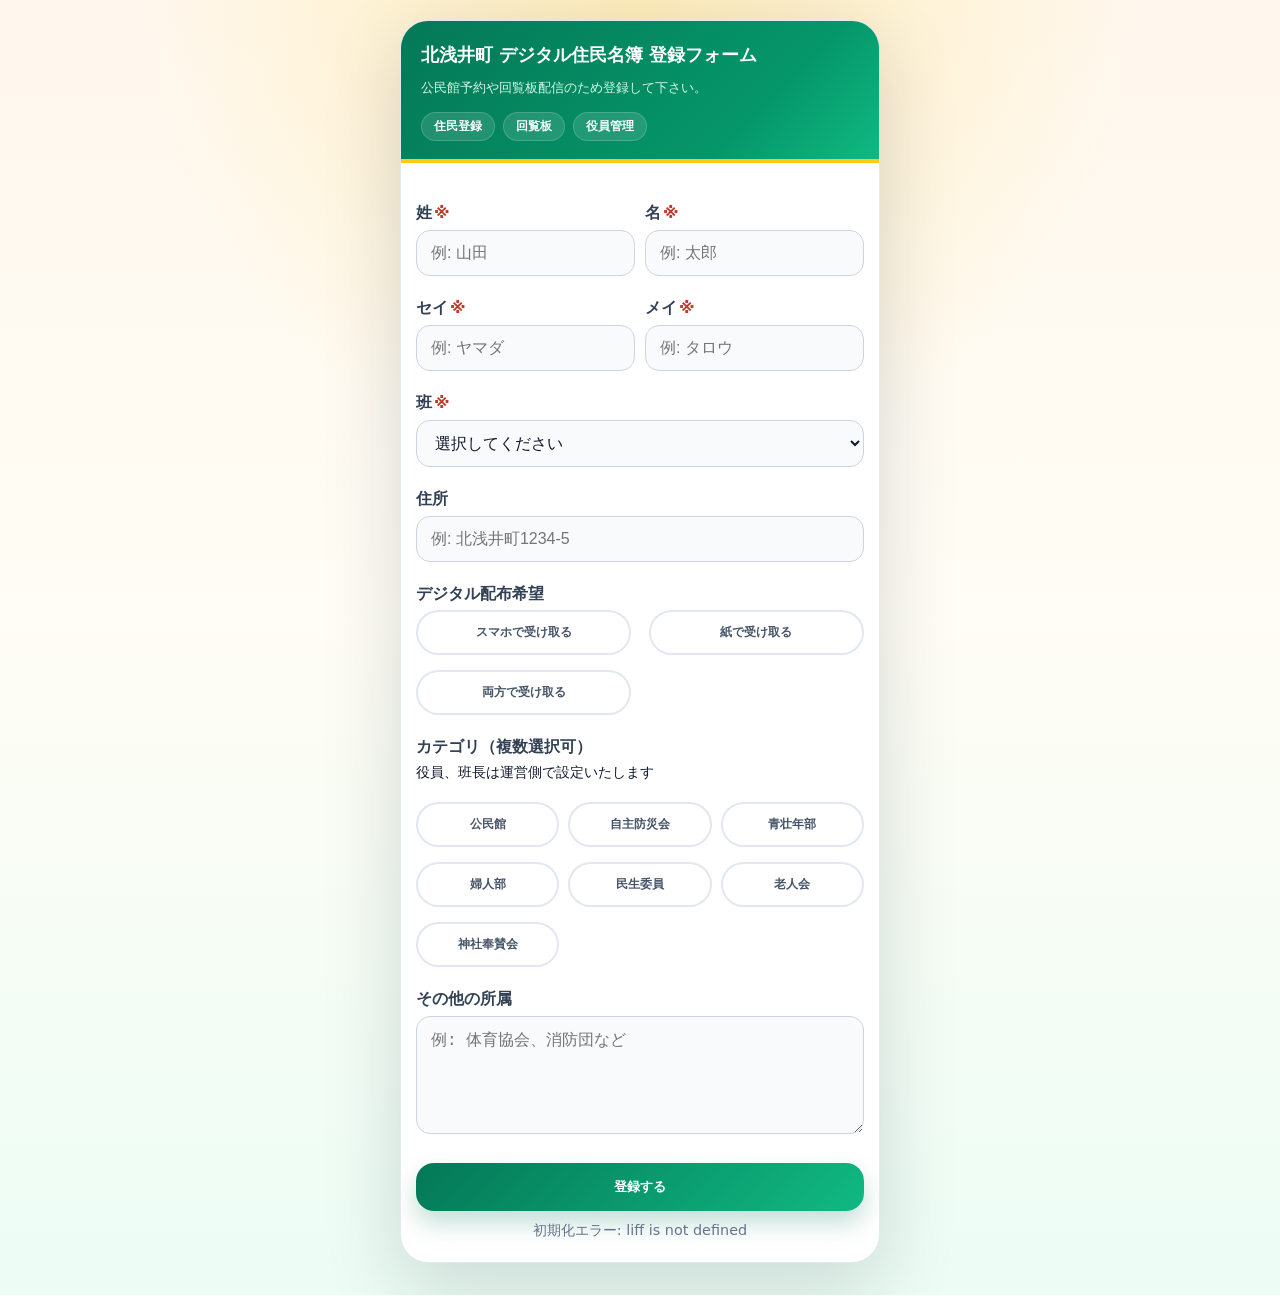
<file: index.html>
<!DOCTYPE html>
<html lang="ja">
<head>
  <meta charset="UTF-8">
  <meta name="viewport" content="width=device-width, initial-scale=1.0">
  <title>[北浅井] 名簿登録フォーム</title>
  <style>
    * { box-sizing: border-box; }
    body {
      font-family: system-ui, -apple-system, BlinkMacSystemFont, 'Segoe UI', sans-serif;
      padding: 0;
      margin: 0;
      min-height: 100vh;
      background:
        radial-gradient(circle at top, rgba(250, 204, 21, 0.24), transparent 34%),
        linear-gradient(180deg, #fff7ed 0%, #fffdf5 48%, #ecfdf5 100%);
      color: #0f172a;
    }
    .container {
      max-width: 480px;
      margin: 20px auto 32px;
      background: #fff;
      padding: 0;
      border-radius: 28px;
      overflow: hidden;
      border: 1px solid rgba(226, 232, 240, 0.95);
      box-shadow: 0 24px 80px rgba(15, 23, 42, 0.16);
    }
    .brand-header {
      display: flex;
      align-items: center;
      justify-content: center;
      gap: 12px;
      padding: 18px 20px 8px;
      background: linear-gradient(135deg, #047857 0%, #059669 72%, #10b981 100%);
      border-bottom: 4px solid #facc15;
      color: #fff;
    }
    .brand-header__logo {
      width: 52px;
      height: 52px;
      object-fit: cover;
      border-radius: 14px;
      border: 2px solid rgba(255,255,255,0.5);
      background: #fff;
    }
    .brand-header__title {
      font-size: 1.1rem;
      font-weight: 900;
      letter-spacing: 0.06em;
      margin: 0;
      color: #fff;
    }
    .hero {
      background: linear-gradient(135deg, #047857 0%, #059669 72%, #10b981 100%);
      border-bottom: 4px solid #facc15;
      color: #fff;
      padding: 22px 20px 18px;
    }
    .hero-topline {
      display: inline-flex;
      align-items: center;
      gap: 8px;
      font-size: 0.72rem;
      font-weight: 800;
      letter-spacing: 0.08em;
      text-transform: uppercase;
      color: #fde047;
      margin-bottom: 10px;
    }
    .hero h1 {
      font-size: 1.1rem;
      line-height: 1.45;
      margin: 0;
      font-weight: 900;
    }
    .hero p {
      margin: 8px 0 0;
      color: #d1fae5;
      font-size: 0.8rem;
      line-height: 1.7;
    }
    .hero-badges {
      display: flex;
      flex-wrap: wrap;
      gap: 8px;
      margin-top: 14px;
    }
    .hero-badge {
      display: inline-flex;
      align-items: center;
      justify-content: center;
      padding: 6px 12px;
      border-radius: 999px;
      font-size: 0.72rem;
      font-weight: 800;
      background: rgba(255, 255, 255, 0.12);
      border: 1px solid rgba(255, 255, 255, 0.16);
      color: #fff;
    }
    .content { padding: 18px 15px 22px; }
    label { display: block; margin-top: 22px; font-weight: 800; color: #334155; }
    .under-label{ font-size: 0.9em; margin-top: 5px; }
    .row-flex { display: flex; gap: 10px; }
    .row-flex .half { flex: 1; }
    input[type="text"], select, textarea {
      width: 100%;
      padding: 13px 14px;
      margin-top: 6px;
      box-sizing: border-box;
      border: 1px solid #cbd5e1;
      border-radius: 14px;
      background: #f8fafc;
      color: #0f172a;
      font-size: 16px;
      outline: none;
      transition: border-color 0.2s, box-shadow 0.2s, background 0.2s;
    }
    input[type="text"]:focus, select:focus, textarea:focus {
      border-color: #10b981;
      background: #fff;
      box-shadow: 0 0 0 4px rgba(16, 185, 129, 0.18);
    }
    .radio-group, .checkbox-group { margin-top: 5px; display: flex; gap: 15px 0; flex-wrap: wrap; justify-content: space-between;}
    .radio-group input[type="radio"],
    .checkbox-group input[type="checkbox"] { display: none; }
    .radio-group label, .checkbox-group label {
      display: inline-flex; align-items: center; justify-content: center;
      padding: 12px 5px; border: 2px solid #e2e8f0; border-radius: 999px;
      background: #fff; color: #475569; font-weight: 800; font-size: 0.76em;
      cursor: pointer; transition: background 0.2s, border-color 0.2s, color 0.2s;
      user-select: none; -webkit-tap-highlight-color: transparent;
      width: 48%; margin-top: 0;
    }
    .checkbox-group.ver-3 label {width: 32%;}
    .radio-group label:has(input:checked),
    .checkbox-group label:has(input:checked),
    .radio-group label.is-selected,
    .checkbox-group label.is-selected { background: linear-gradient(135deg, #047857, #10b981); border-color: #047857; color: #fff; box-shadow: 0 10px 18px rgba(4, 120, 87, 0.2); }
    .radio-group label:hover, .checkbox-group label:hover { border-color: #10b981; color: #047857; }
    .radio-group label:has(input:checked):hover,
    .checkbox-group label:has(input:checked):hover,
    .radio-group label.is-selected:hover,
    .checkbox-group label.is-selected:hover { color: #fff; }
    .radio-group.is-invalid label {
      border-color: #dc2626;
      color: #b91c1c;
      background: #fef2f2;
    }
    button {
      width: 100%;
      padding: 15px;
      background: linear-gradient(135deg, #047857, #10b981);
      border-bottom: 4px solid #facc15;
      color: white;
      border: none;
      border-radius: 18px;
      margin-top: 25px;
      font-weight: 900;
      cursor: pointer;
      transition: transform 0.2s, box-shadow 0.2s, opacity 0.3s;
      box-shadow: 0 12px 24px rgba(4, 120, 87, 0.24);
    }
    button:hover { transform: translateY(-1px); }
    button:disabled { opacity: 0.55; cursor: not-allowed; box-shadow: none; transform: none; }
    #status { text-align: center; margin-top: 10px; color: #64748b; font-size: 0.9em; }
    .required-mark { color: #c0392b; margin-left: 2px; }
    #loading-overlay {
      display: none;
      position: fixed; inset: 0;
      background: rgba(15, 23, 42, 0.45);
      z-index: 100;
      align-items: center;
      justify-content: center;
      flex-direction: column;
      gap: 12px;
    }
    #loading-overlay.visible { display: flex; }
    .spinner {
      width: 44px; height: 44px;
      border: 5px solid rgba(255, 255, 255, 0.25);
      border-top-color: #22c55e;
      border-radius: 50%;
      animation: spin 0.8s linear infinite;
    }
    @keyframes spin { to { transform: rotate(360deg); } }
    #loading-overlay p { font-size: 0.9em; color: #fff; margin: 0; }
    #result-modal {
      display: none;
      position: fixed;
      inset: 0;
      background: rgba(15, 23, 42, 0.55);
      z-index: 110;
      align-items: center;
      justify-content: center;
      padding: 20px;
    }
    #result-modal.visible { display: flex; }
    .modal-card {
      width: min(420px, 100%);
      background: #fff;
      border-radius: 18px;
      padding: 22px 18px 16px;
      box-shadow: 0 24px 60px rgba(15, 23, 42, 0.28);
      border: 1px solid #e2e8f0;
      text-align: center;
      transform: translateY(6px);
      opacity: 0;
      transition: transform 0.2s ease, opacity 0.2s ease;
    }
    #result-modal.visible .modal-card {
      transform: translateY(0);
      opacity: 1;
    }
    .modal-icon {
      width: 54px;
      height: 54px;
      margin: 0 auto 10px;
      border-radius: 50%;
      display: inline-flex;
      align-items: center;
      justify-content: center;
      font-size: 1.5rem;
      font-weight: 900;
    }
    .modal-icon.success {
      background: #dcfce7;
      color: #166534;
    }
    .modal-icon.error {
      background: #fee2e2;
      color: #b91c1c;
    }
    .modal-icon.info {
      background: #fef9c3;
      color: #a16207;
    }
    #modal-title {
      margin: 0;
      font-size: 1.05rem;
      color: #0f172a;
      font-weight: 900;
    }
    #modal-message {
      margin: 10px 0 0;
      color: #334155;
      font-size: 0.93rem;
      line-height: 1.7;
      white-space: pre-line;
    }
    #modal-close-btn {
      margin-top: 16px;
      width: 100%;
      border-radius: 12px;
      padding: 12px;
      font-size: 0.95rem;
      font-weight: 900;
      border: none;
      cursor: pointer;
      color: #fff;
      background: linear-gradient(135deg, #047857, #10b981);
    }
    #modal-close-btn.error {
      background: linear-gradient(135deg, #dc2626, #b91c1c);
    }
    .officer-badges {
      margin-top: 8px;
      display: flex;
      gap: 8px;
      flex-wrap: wrap;
    }
    .officer-badge {
      display: inline-flex;
      align-items: center;
      justify-content: center;
      padding: 7px 25px;
      border-radius: 999px;
      font-size: 1rem;
      font-weight: bold;
      color: #fff;
      line-height: 1;
    }
    .officer-badge.officer { background: linear-gradient(135deg, #059669, #047857); }
    .officer-badge.leader { background: linear-gradient(135deg, #047857, #10b981); }
    @media (max-width: 640px) {
      .container { margin: 0; border-radius: 0; min-height: 100vh; }
      .content { padding: 16px 14px 20px; }
      .checkbox-group.ver-3 label { width: 49%; }
      .row-flex { flex-direction: column; }
      .row-flex.keep-row-on-mobile { flex-direction: row; }
      .row-flex.keep-row-on-mobile .half { min-width: 0; }
    }
  </style>
</head>
<body>
  <div id="loading-overlay">
    <div class="spinner"></div>
    <p>データ読み込み中...</p>
  </div>

  <div id="result-modal" role="dialog" aria-modal="true" aria-labelledby="modal-title" aria-describedby="modal-message">
    <div class="modal-card">
      <div id="modal-icon" class="modal-icon info" aria-hidden="true">i</div>
      <h2 id="modal-title">お知らせ</h2>
      <p id="modal-message"></p>
      <button type="button" id="modal-close-btn">閉じる</button>
    </div>
  </div>

  <div class="container">
    <div class="hero">
      <h1>北浅井町 デジタル住民名簿 登録フォーム</h1>
      <p>公民館予約や回覧板配信のため登録して下さい。</p>
      <div class="hero-badges">
        <span class="hero-badge">住民登録</span>
        <span class="hero-badge">回覧板</span>
        <span class="hero-badge">役員管理</span>
      </div>
    </div>

    <div class="content">
    <form id="profileForm">
      <div class="row-flex keep-row-on-mobile">
        <div class="half">
          <label>姓<span class="required-mark">※</span></label>
          <input type="text" name="name_2nd" placeholder="例: 山田" required>
        </div>
        <div class="half">
          <label>名<span class="required-mark">※</span></label>
          <input type="text" name="name_1st" placeholder="例: 太郎" required>
        </div>
      </div>

      <div class="row-flex keep-row-on-mobile">
        <div class="half">
          <label>セイ<span class="required-mark">※</span></label>
          <input type="text" name="kana_2nd" placeholder="例: ヤマダ" required>
        </div>
        <div class="half">
          <label>メイ<span class="required-mark">※</span></label>
          <input type="text" name="kana_1st" placeholder="例: タロウ" required>
        </div>
      </div>

      <label>班<span class="required-mark">※</span></label>
      <select name="group" required>
        <option value="">選択してください</option>
        <script>
          for(let i=1; i<=15; i++) {
            document.write(`<option value="${i}">${i}班</option>`);
          }
        </script>
      </select>

      <label>住所</label>
      <input type="text" name="address" placeholder="例: 北浅井町1234-5">

      <label>デジタル配布希望</label>
      <div class="radio-group">
        <label><input type="radio" name="is_digital" value="1"> スマホで受け取る</label>
        <label><input type="radio" name="is_digital" value="2"> 紙で受け取る</label>
        <label><input type="radio" name="is_digital" value="3"> 両方で受け取る</label>
      </div>

      <label>カテゴリ（複数選択可）</label>
      <p class="under-label">役員、班長は運営側で設定いたします</p>
      <div id="officerBadges" class="officer-badges" aria-live="polite"></div>

      <div class="checkbox-group ver-3">
        <label><input type="checkbox" name="role" value="公民館"> 公民館</label>
        <label><input type="checkbox" name="role" value="自主防災会"> 自主防災会</label>
        <label><input type="checkbox" name="role" value="青壮年部"> 青壮年部</label>
        <label><input type="checkbox" name="role" value="婦人部"> 婦人部</label>
        <label><input type="checkbox" name="role" value="民生委員"> 民生委員</label>
        <label><input type="checkbox" name="role" value="老人会"> 老人会</label>
        <label><input type="checkbox" name="role" value="神社奉賛会"> 神社奉賛会</label>
      </div>

      <label>その他の所属</label>
      <textarea name="other" rows="5" placeholder="例: 体育協会、消防団など"></textarea>

      <button type="button" id="submitBtn" onclick="submitData()">登録する</button>
      <div id="status"></div>
    </form>
    </div>
  </div>

  <script src="https://static.line-scdn.net/liff/edge/2/sdk.js"></script>
  <script src="./common/app-config.js"></script>
  <script>
    // ※ ご自身の公開URLに変更してください

    const PAGE_CONFIG = (window.AppConfig && window.AppConfig.getRequiredPageConfig('profile')) || {};
    const LIFF_ID = PAGE_CONFIG.liffId;
    const GAS_URL = PAGE_CONFIG.gasUrl;

    function isLocalEnvironment() {
      return window.location.hostname === "localhost" || window.location.hostname === "127.0.0.1";
    }

    function normalizeChoiceValue(value) {
      return String(value ?? "")
        .replace(/\u3000/g, ' ')
        .replace(/\s+/g, ' ')
        .trim();
    }

    function parseCheckboxValues(value) {
      if (Array.isArray(value)) {
        return value
          .map(normalizeChoiceValue)
          .filter(Boolean);
      }

      if (!value) {
        return [];
      }

      return String(value)
        .split(/[\n\r\t,、]/)
        .map(normalizeChoiceValue)
        .filter(Boolean);
    }

    function applyCheckboxValues(name, rawValue) {
      const values = parseCheckboxValues(rawValue);
      const checkboxes = Array.from(document.querySelectorAll(`input[name="${name}"][type="checkbox"]`));
      const checkboxMap = new Map(
        checkboxes.map(cb => [normalizeChoiceValue(cb.value), cb])
      );

      checkboxes.forEach(cb => {
        cb.checked = false;
      });

      const unmatchedValues = [];
      values.forEach(value => {
        const checkbox = checkboxMap.get(value);
        if (checkbox) {
          checkbox.checked = true;
        } else {
          unmatchedValues.push(value);
        }
      });

      console.log(`checkbox [${name}] values:`, values);
      if (unmatchedValues.length > 0) {
        console.warn(`checkbox [${name}] unmatched values:`, unmatchedValues);
      }

      syncSelectableLabels();
    }

    function parseOfficerValues(value) {
      if (!value) {
        return [];
      }

      const normalized = String(value)
        .replace(/\u3000/g, ' ')
        .trim();

      if (!normalized) {
        return [];
      }

      return normalized
        .split(/[\n\r,、]/)
        .map(normalizeChoiceValue)
        .filter(Boolean);
    }

    function renderOfficerBadges(officerValue) {
      const badgeContainer = document.getElementById('officerBadges');
      if (!badgeContainer) {
        return;
      }

      const values = parseOfficerValues(officerValue);
      const uniqueValues = Array.from(new Set(values));

      const badgeClassByRole = {
        '役員': 'officer',
        '班長': 'leader'
      };

      const badgesHtml = uniqueValues
        .map(role => {
          const roleClass = badgeClassByRole[role];
          if (!roleClass) {
            return '';
          }
          return `<span class="officer-badge ${roleClass}">${role}</span>`;
        })
        .filter(Boolean)
        .join('');

      badgeContainer.innerHTML = badgesHtml;
    }

    function syncSelectableLabels() {
      document.querySelectorAll('.radio-group label, .checkbox-group label').forEach(label => {
        const input = label.querySelector('input[type="radio"], input[type="checkbox"]');
        if (input) {
          label.classList.toggle('is-selected', input.checked);
        }
      });

      const digitalGroup = document.querySelector('.radio-group');
      if (digitalGroup && document.querySelector('input[name="is_digital"]:checked')) {
        digitalGroup.classList.remove('is-invalid');
      }
    }

    function showSafetyCheckReminder() {
      const params = new URLSearchParams(window.location.search);
      if (params.get('from_safety_check') !== '1') {
        return;
      }

      const kana1 = document.querySelector('input[name="kana_1st"]');
      const kana2 = document.querySelector('input[name="kana_2nd"]');
      const hasKatakana = !!(kana1 && kana2 && (kana1.value.trim() || kana2.value.trim()));

      if (hasKatakana) {
        return;
      }

      const banner = document.createElement('div');
      banner.style.margin = '16px 15px 0';
      banner.style.background = '#fff7ed';
      banner.style.border = '1px solid #fdba74';
      banner.style.color = '#9a4d00';
      banner.style.borderRadius = '14px';
      banner.style.padding = '12px 14px';
      banner.style.fontSize = '0.9rem';
      banner.style.fontWeight = '700';
      banner.style.lineHeight = '1.6';
      banner.textContent = '安否確認は受け付けました。引き続き、ユーザー登録を行ってください。';

      const content = document.querySelector('.content');
      if (content) {
        content.insertBefore(banner, content.firstChild);
      }
    }

    function showModal({ title = 'お知らせ', message = '', type = 'info', onClose = null }) {
      const modal = document.getElementById('result-modal');
      const titleEl = document.getElementById('modal-title');
      const messageEl = document.getElementById('modal-message');
      const iconEl = document.getElementById('modal-icon');
      const closeBtn = document.getElementById('modal-close-btn');

      if (!modal || !titleEl || !messageEl || !iconEl || !closeBtn) {
        return;
      }

      const iconByType = {
        success: '✓',
        error: '!',
        info: 'i'
      };

      const safeType = iconByType[type] ? type : 'info';

      titleEl.textContent = title;
      messageEl.textContent = message;
      iconEl.textContent = iconByType[safeType];
      iconEl.className = `modal-icon ${safeType}`;
      closeBtn.className = safeType === 'error' ? 'error' : '';

      const handleClose = () => {
        modal.classList.remove('visible');
        closeBtn.removeEventListener('click', handleClose);
        if (typeof onClose === 'function') {
          onClose();
        }
      };

      closeBtn.addEventListener('click', handleClose);
      modal.classList.add('visible');
      closeBtn.focus();
    }

    window.onload = async function() {
      const status = document.getElementById('status');
      
      if (isLocalEnvironment()) {
        status.innerText = "ローカル環境で起動中...";
        syncSelectableLabels();
        return;
      }

      document.querySelectorAll('.radio-group input, .checkbox-group input').forEach(input => {
        input.addEventListener('change', syncSelectableLabels);
      });

      showSafetyCheckReminder();

      try {
        await liff.init({ liffId: LIFF_ID });
        if (!liff.isLoggedIn()) {
          liff.login();
          return;
        }

        const overlay = document.getElementById('loading-overlay');
        overlay.classList.add('visible');
        const profile = await liff.getProfile();
        
        // GASから既存データを取得
        const response = await fetch(`${GAS_URL}?line_id=${profile.userId}`);
        const result = await response.json();

        // 取得したデータをフォームに自動反映
        console.log("GAS取得データ:", result); // ← 開発者ツールで確認
        if (result) {
          Object.keys(result).forEach(key => {
            const elements = document.getElementsByName(key);
            if (elements.length > 0) {
              const el = elements[0];
              if (el.type === 'radio') {
                const radio = document.querySelector(`input[name="${key}"][value="${result[key]}"]`);
                if (radio) radio.checked = true;
              } else if (el.type === 'checkbox') {
                applyCheckboxValues(key, result[key]);
              } else {
                el.value = result[key];
              }
            }
          });

          renderOfficerBadges(result.officer);
        } else {
          renderOfficerBadges('');
        }
        overlay.classList.remove('visible');
        status.innerText = "";
        syncSelectableLabels();
      } catch (err) {
        document.getElementById('loading-overlay').classList.remove('visible');
        status.innerText = "初期化エラー: " + err.message;
      }
    };

    async function submitData() {
      const button = document.getElementById('submitBtn');
      const status = document.getElementById('status');
      const form = document.getElementById('profileForm');
      const digitalGroup = document.querySelector('.radio-group');
      const isDigitalSelected = Boolean(document.querySelector('input[name="is_digital"]:checked'));

      if (!isDigitalSelected) {
        if (digitalGroup) {
          digitalGroup.classList.add('is-invalid');
          digitalGroup.scrollIntoView({ behavior: 'smooth', block: 'center' });
        }
        showModal({
          title: '入力チェック',
          message: 'デジタル配布希望を選択してください。',
          type: 'error'
        });
        return;
      }

      if (form && !form.reportValidity()) {
        return;
      }

      button.disabled = true;
      status.innerText = "送信中...";
      
      try {
        let profile = { userId: "dummy_id", displayName: "Dummy User" };
        if (!isLocalEnvironment()) {
          profile = await liff.getProfile();
        }

        // フォーム内のすべての input, select, textarea からデータを自動収集
        const data = {
          line_id: profile.userId,
          line_name: profile.displayName,
          liff_token: isLocalEnvironment() ? "LOCAL_TEST_TOKEN" : (liff.getAccessToken() || "")
        };

        const formElements = document.querySelectorAll('input[name], select[name], textarea[name]');
        formElements.forEach(el => {
          const name = el.name;
          if (el.type === 'radio') {
            if (el.checked) data[name] = el.value;
          } else if (el.type === 'checkbox') {
            if (!data[name]) data[name] = []; // 配列として初期化
            if (el.checked) data[name].push(el.value);
          } else {
            data[name] = el.value;
          }
        });

        // チェックボックスの配列をカンマ区切りの文字列に変換 ("役員, 班長" など)
        for (let key in data) {
          if (Array.isArray(data[key])) {
            data[key] = data[key].join(', ');
          }
        }

        if (isLocalEnvironment()) {
          await new Promise(resolve => setTimeout(resolve, 1000));
          console.log("送信データ:", data);
          showModal({
            title: '登録完了',
            message: 'ローカル環境でダミー送信しました。',
            type: 'success'
          });
        } else {
          const response = await fetch(GAS_URL, {
            method: "POST",
            body: JSON.stringify(data)
          });
          const result = await response.json();
          if (result.status === 'success') {
            showModal({
              title: '登録完了',
              message: '登録が完了しました。',
              type: 'success',
              onClose: () => liff.closeWindow()
            });
          } else {
            showModal({
              title: '送信エラー',
              message: 'エラーが発生しました: ' + result.message,
              type: 'error'
            });
          }
        }
      } catch (err) {
        showModal({
          title: '通信エラー',
          message: '通信エラー: ' + err.message,
          type: 'error'
        });
      } finally {
        button.disabled = false;
        status.innerText = "";
      }
    }
  </script>
</body>
</html>
</file>
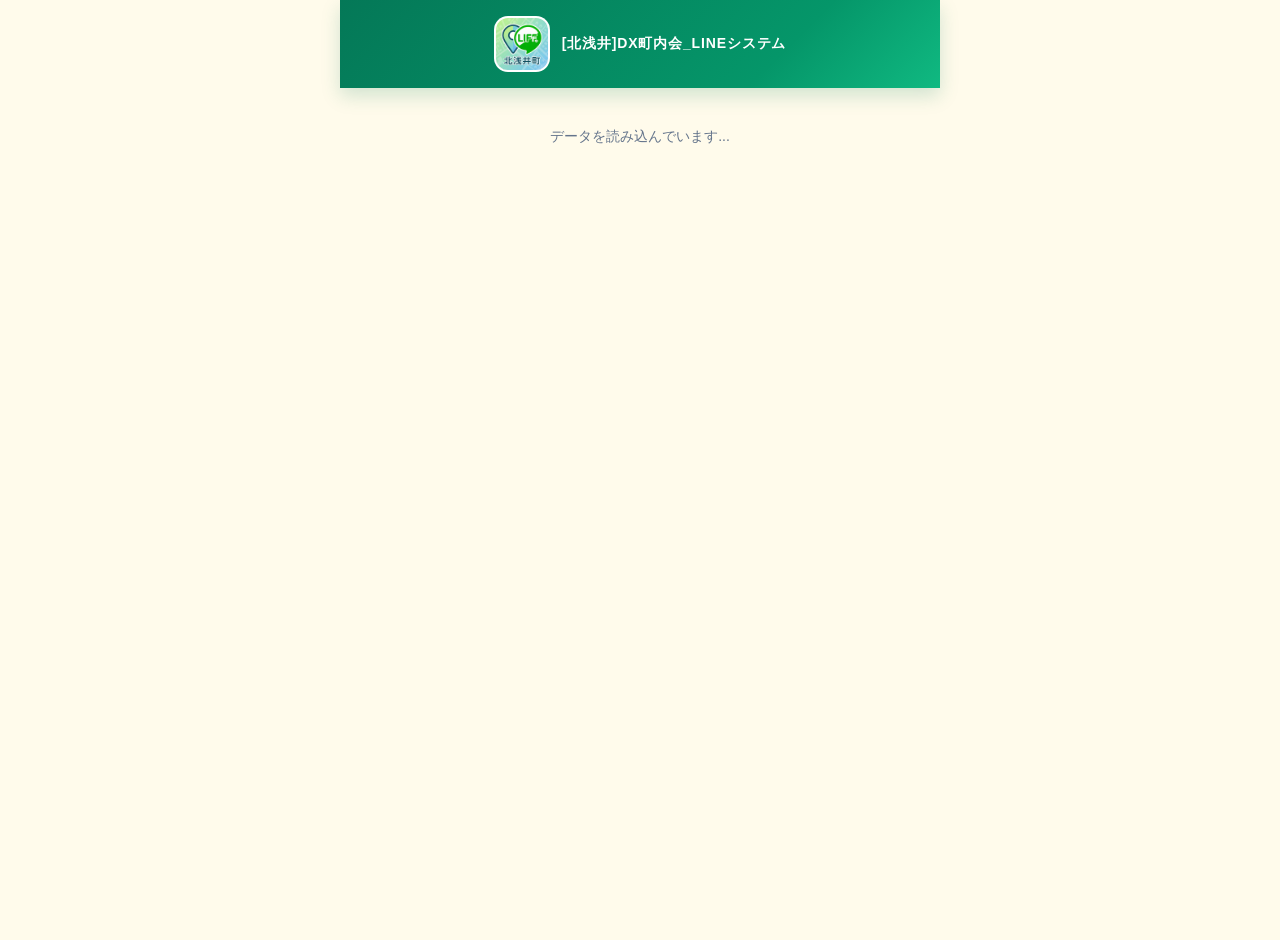
<file: attendance/index.html>
<!DOCTYPE html>
<html lang="ja">
<head>
  <meta charset="UTF-8">
  <meta name="viewport" content="width=device-width, initial-scale=1.0">
  <title>[北浅井] 出欠回答フォーム</title>
  <script charset="utf-8" src="https://static.line-scdn.net/liff/edge/2/sdk.js"></script>
  
  <style>
    /* 全体のベース設定（スマホアプリライクなUI） */
    :root {
      --primary-color: #10b981;
      --primary-color-strong: #047857;
      --accent-color: #facc15;
      --bg-color: #fffbeb;
      --card-bg: #ffffff;
      --text-main: #1e293b;
      --text-sub: #64748b;
      --border-color: #fde68a;
    }
    
    body {
      font-family: "Helvetica Neue", Arial, "Hiragino Kaku Gothic ProN", "Hiragino Sans", Meiryo, sans-serif;
      background-color: var(--bg-color);
      color: var(--text-main);
      margin: 0;
      padding: 0;
    }

    .container {
      max-width: 600px;
      margin: 0 auto;
      background-color: var(--bg-color);
      min-height: 100vh;
      padding-bottom: 40px;
    }

    /* ヘッダー */
    header {
      background: linear-gradient(135deg, #047857 0%, #059669 72%, #10b981 100%);
      border-bottom: 4px solid #facc15;
      padding: 16px;
      box-shadow: 0 8px 18px rgba(4,120,87,0.18);
      border-bottom: none;
    }

    .brand-header {
      display: flex;
      align-items: center;
      justify-content: center;
      gap: 12px;
      color: #ffffff;
    }

    .brand-header__logo {
      width: 52px;
      height: 52px;
      object-fit: cover;
      border-radius: 14px;
      border: 2px solid rgba(255,255,255,0.5);
      background: #fff;
    }

    .brand-header__title {
      font-size: 14px;
      font-weight: 900;
      letter-spacing: 0.06em;
      margin: 0;
      color: #ffffff;
    }

    h1 {
      font-size: 16px;
      margin: 0;
      color: var(--text-main);
    }

    /* メインコンテンツ枠 */
    .content-box {
      background-color: var(--card-bg);
      margin: 20px 16px;
      padding: 24px 20px;
      border-radius: 12px;
      box-shadow: 0 2px 8px rgba(0,0,0,0.04);
    }

    #loading {
      text-align: center;
      padding: 40px 0;
      color: var(--text-sub);
      font-size: 14px;
    }

    /* 設問テキスト */
    .question-title {
      font-size: 18px;
      font-weight: bold;
      margin-bottom: 12px;
      color: var(--primary-color);
    }

    .question-text {
      font-size: 14px;
      color: var(--text-sub);
      margin-bottom: 24px;
      line-height: 1.6;
      white-space: pre-wrap;
    }

    .event-meta {
      display: grid;
      gap: 8px;
      margin: -8px 0 20px;
      color: var(--text-sub);
      font-size: 14px;
    }

    .event-meta-row {
      display: grid;
      grid-template-columns: 5em 1fr;
      gap: 8px;
      line-height: 1.5;
    }

    /* 選択肢（ラジオボタン） */
    .radio-group {
      display: flex;
      flex-direction: column;
      gap: 12px;
      margin-bottom: 32px;
    }

    .radio-label {
      display: flex;
      align-items: center;
      padding: 14px 16px;
      border: 1px solid var(--border-color);
      border-radius: 8px;
      background-color: #fafafa;
      cursor: pointer;
      transition: all 0.2s;
    }

    /* 選択された時のデザインを変える場合はJSでクラス付与等も可能ですが、今回はシンプルに */
    .radio-label input[type="radio"] {
      margin-right: 12px;
      transform: scale(1.3);
      accent-color: var(--primary-color);
    }

    /* 送信ボタン */
    .btn-submit {
      width: 100%;
      padding: 16px;
      background: linear-gradient(135deg, #047857 0%, var(--primary-color) 100%);
      border-bottom: 4px solid var(--accent-color);
      color: #ffffff;
      border: none;
      border-radius: 12px;
      font-size: 16px;
      font-weight: 800;
      cursor: pointer;
      box-shadow: 0 10px 18px rgba(4, 120, 87, 0.2);
      transition: transform 0.2s ease, box-shadow 0.2s ease;
    }

    .btn-submit:hover {
      transform: translateY(-1px);
      box-shadow: 0 12px 22px rgba(4, 120, 87, 0.24);
    }

    .btn-submit:active {
      transform: translateY(2px);
      box-shadow: none;
    }

    .btn-submit:disabled {
      background-color: #cccccc;
      box-shadow: none;
      cursor: not-allowed;
    }

    #memo-input::placeholder {
      color: #b7b7b7;
      opacity: 1;
    }
  </style>
</head>
<body>

  <div class="container">
    <header>
      <div class="brand-header">
        <img src="../common/logo_square.jpg" alt="[北浅井]DX町内会_LINEシステム" class="brand-header__logo" />
        <h1 class="brand-header__title">[北浅井]DX町内会_LINEシステム</h1>
      </div>
    </header>

    <div id="loading">データを読み込んでいます...</div>

    <div id="form-container" class="content-box" style="display: none;">
      <div id="q-title" class="question-title"></div>
      <div class="event-meta">
        <div class="event-meta-row"><strong>日時</strong><span id="event-datetime"></span></div>
        <div class="event-meta-row"><strong>場所</strong><span id="event-location"></span></div>
        <div class="event-meta-row" id="deadline-row" style="display: none;"><strong>回答期限</strong><span id="event-deadline"></span></div>
      </div>
      <div id="q-text" class="question-text"></div>
      
      <form id="attendance-form">
        <div id="radio-buttons" class="radio-group"></div>

        <div style="margin-bottom: 32px;">
          <label class="question-title" style="font-size: 14px;">備考（任意）</label>
          <textarea id="memo-input" rows="3" style="width: 100%; border-radius: 8px; border: 1px solid var(--border-color); padding: 12px; font-family: inherit; resize: vertical; box-sizing: border-box; background-color: #fafafa;" placeholder="連絡事項などがあればご記入ください"></textarea>
        </div>

        <button type="button" id="submit-btn" class="btn-submit" onclick="submitForm()">回答を送信する</button>
      </form>
    </div>
  </div>

  <script src="../common/app-config.js"></script>
  <script>
    // ==========================================
    // ★ 必須設定（ご自身のものに書き換えてください）★
    // ==========================================
    const PAGE_CONFIG = (window.AppConfig && window.AppConfig.getRequiredPageConfig('attendance')) || {};
    const LIFF_ID = PAGE_CONFIG.liffId;
    const GAS_API_URL = PAGE_CONFIG.gasUrl;
    // ==========================================

    let userProfile = {};
    let eventId = "";
    const answerOptions = ["出席", "欠席", "未定"];
    const loading = document.getElementById("loading");

    window.onload = function() {
      liff.init({ liffId: LIFF_ID })
        .then(() => {
          eventId = getEventId();
          if (!eventId) {
            loading.textContent = "イベントIDがありません。イベントの回答リンクから開いてください。";
            return null;
          }

          if (!liff.isLoggedIn()) {
            const redirectUrl = new URL(window.location.href);
            redirectUrl.searchParams.set("q", eventId);
            liff.login({ redirectUri: redirectUrl.toString() });
            return null;
          }
          return liff.getProfile();
        })
        .then(profile => {
          if (!profile) return;
          userProfile = profile;
          return loadEvent();
        })
        .catch(error => {
          console.error("LIFF init failed:", error);
          loading.textContent = "エラーが発生しました。LINEアプリから開き直してください。";
        });
    };

    function getEventId() {
      const currentParams = new URLSearchParams(window.location.search);
      const directEventId = currentParams.get("q");
      if (directEventId) return directEventId.trim();

      const liffState = typeof liff.state === "string"
        ? liff.state
        : (currentParams.get("liff.state") || "");
      if (!liffState) return "";

      const stateUrl = new URL(liffState, window.location.origin);
      return (stateUrl.searchParams.get("q") || "").trim();
    }

    function loadEvent() {
      const requestUrl = new URL(GAS_API_URL);
      requestUrl.searchParams.set("action", "attendance_question");
      requestUrl.searchParams.set("qid", eventId);
      requestUrl.searchParams.set("uid", userProfile.userId);

      return fetch(requestUrl)
        .then(response => response.json())
        .then(result => {
          if (result.error || result.ok === false) {
            loading.textContent = getApiErrorMessage(result, "イベント情報を読み込めませんでした。");
            return;
          }

          document.getElementById("q-title").textContent = result.event_name;
          document.getElementById("event-datetime").textContent = result.event_datetime;
          document.getElementById("event-location").textContent = result.event_location;
          document.getElementById("q-text").textContent = result.description;
          if (result.response_deadline) {
            document.getElementById("event-deadline").textContent = result.response_deadline;
            document.getElementById("deadline-row").style.display = "grid";
          }

          const radioContainer = document.getElementById("radio-buttons");
          radioContainer.replaceChildren();
          answerOptions.forEach(option => {
            const label = document.createElement("label");
            label.className = "radio-label";
            const radio = document.createElement("input");
            radio.type = "radio";
            radio.name = "attendance_answer";
            radio.value = option;
            radio.checked = option === result.previousAnswer;
            const text = document.createTextNode(option);
            label.append(radio, text);
            radioContainer.appendChild(label);
          });

          document.getElementById("memo-input").value = result.previousMemo || "";
          loading.style.display = "none";
          document.getElementById("form-container").style.display = "block";
        });
    }

    function submitForm() {
      const selected = document.querySelector('input[name="attendance_answer"]:checked');
      if (!selected) {
        alert("回答を選択してください。");
        return;
      }

      const submitButton = document.getElementById("submit-btn");
      submitButton.disabled = true;
      submitButton.textContent = "送信中...";

      fetch(GAS_API_URL, {
        method: "POST",
        headers: { "Content-Type": "text/plain" },
        body: JSON.stringify({
          action: "attendance_answer",
          lineId: userProfile.userId,
          qid: eventId,
          answer: selected.value,
          memo: document.getElementById("memo-input").value,
          liff_token: liff.getAccessToken() || ""
        })
      })
        .then(response => response.json())
        .then(result => {
          if (!result.success) {
            throw new Error(getApiErrorMessage(result, "回答を保存できませんでした。"));
          }
          alert("回答を送信しました。");
          liff.closeWindow();
        })
        .catch(error => {
          console.error("Attendance submit failed:", error);
          alert(error.message || "通信エラーが発生しました。電波の良いところで再度お試しください。");
          submitButton.disabled = false;
          submitButton.textContent = "回答を送信する";
        });
    }

    function getApiErrorMessage(result, fallback) {
      if (result && typeof result.message === "string" && result.message) {
        return result.message;
      }
      if (result && result.error && typeof result.error.message === "string") {
        return result.error.message;
      }
      return fallback;
    }
  </script>
</body>
</html>
</file>
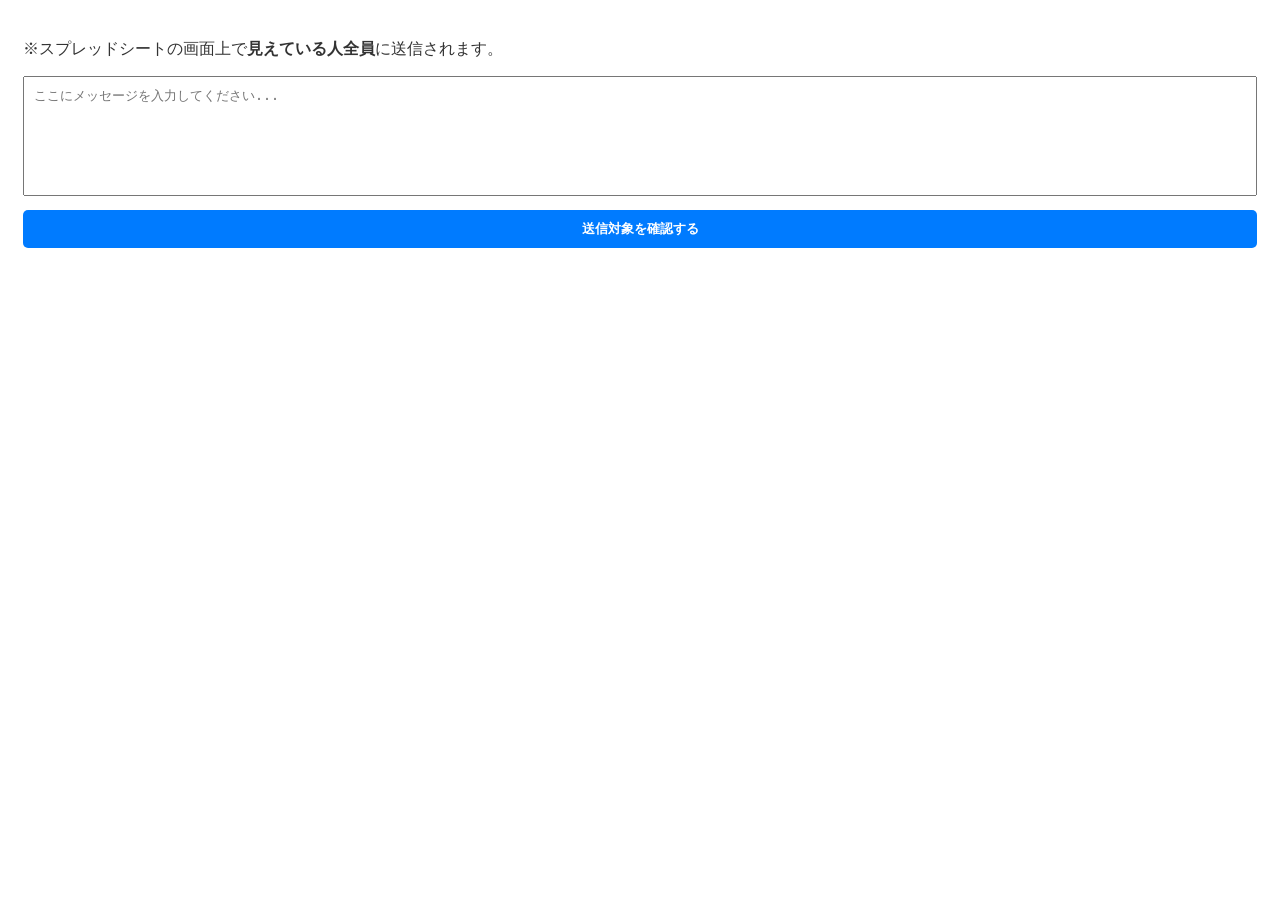
<file: GAS/dialog.html>
<!DOCTYPE html>
<html>
  <head>
    <base target="_top">
    <title>LINEメッセージ一斉送信</title>
    <style>
      body { font-family: sans-serif; padding: 15px; color: #333; }
      textarea { width: 100%; height: 120px; padding: 10px; box-sizing: border-box; resize: none; margin-bottom: 10px;}
      .btn-container { display: flex; justify-content: space-between; margin-top: 15px; }
      button { padding: 10px 15px; border: none; border-radius: 5px; cursor: pointer; font-weight: bold; width: 48%; }
      #checkBtn { background-color: #007BFF; color: white; width: 100%;}
      #sendBtn { background-color: #06C755; color: white; display: none;}
      #cancelBtn { background-color: #ccc; color: black; display: none;}
      button:disabled { background-color: #999 !important; cursor: not-allowed; }
      #statusArea { background: #f8f9fa; padding: 10px; border-radius: 5px; margin-bottom: 15px; display: none; max-height: 100px; overflow-y: auto; font-size: 0.9em; border: 1px solid #ddd;}
      .alert { color: #d9534f; font-weight: bold; }
    </style>
  </head>
  <body>
    <div id="step1">
      <p>※スプレッドシートの画面上で<strong>見えている人全員</strong>に送信されます。</p>
      <textarea id="messageBox" placeholder="ここにメッセージを入力してください..."></textarea>
      <button id="checkBtn" onclick="checkTargets()">送信対象を確認する</button>
    </div>

    <div id="statusArea"></div>

    <div class="btn-container">
      <button id="cancelBtn" onclick="resetForm()">戻る</button>
      <button id="sendBtn" onclick="send()">確定して送信する</button>
    </div>

    <script>
      let currentTargetIds = []; // 送信対象のIDを保持
      let currentTargetNames = []; // 送信対象の名前を保持

      // STEP 1: 対象者の確認
      function checkTargets() {
        const msg = document.getElementById('messageBox').value;
        if (!msg.trim()) {
          alert('メッセージを入力してください。');
          return;
        }

        const checkBtn = document.getElementById('checkBtn');
        const statusArea = document.getElementById('statusArea');
        
        checkBtn.disabled = true;
        checkBtn.innerText = "対象者を確認中...";
        statusArea.style.display = "block";
        statusArea.innerHTML = "読み込み中...";

        // GAS側の getTargetUsers を呼び出す
        google.script.run
          .withSuccessHandler(function(targets) {
            checkBtn.style.display = "none";
            document.getElementById('messageBox').disabled = true;
            document.getElementById('sendBtn').style.display = "block";
            document.getElementById('cancelBtn').style.display = "block";
            
            currentTargetIds = targets.ids;
            currentTargetNames = targets.names;
            
            if (targets.count === 0) {
              statusArea.innerHTML = "<span class='alert'>対象者が0人です。フィルタ設定を確認してください。</span>";
              document.getElementById('sendBtn').disabled = true;
            } else {
              document.getElementById('sendBtn').disabled = false;
              // 誰に送るか名前のプレビューを表示（最大20名まで表示してあとは省略）
              const nameList = targets.names.slice(0, 20).join(', ');
              const more = targets.names.length > 20 ? `...他${targets.names.length - 20}名` : '';
              statusArea.innerHTML = `<span class='alert'>以下の ${targets.count} 名に送信します。</span><br><br>${nameList}${more}`;
            }
          })
          .withFailureHandler(function(error) {
            statusArea.innerHTML = "<span class='alert'>エラー: " + error.message + "</span>";
            checkBtn.disabled = false;
            checkBtn.innerText = "送信対象を確認する";
          })
          .getTargetUsers();
      }

      // 戻るボタン
      function resetForm() {
        document.getElementById('checkBtn').style.display = "block";
        document.getElementById('checkBtn').disabled = false;
        document.getElementById('checkBtn').innerText = "送信対象を確認する";
        document.getElementById('messageBox').disabled = false;
        document.getElementById('sendBtn').style.display = "none";
        document.getElementById('cancelBtn').style.display = "none";
        document.getElementById('statusArea').style.display = "none";
        currentTargetIds = [];
        currentTargetNames = [];
      }

      // STEP 2: 実際の送信
      function send() {
        const msg = document.getElementById('messageBox').value;
        const sendBtn = document.getElementById('sendBtn');
        const cancelBtn = document.getElementById('cancelBtn');
        const statusArea = document.getElementById('statusArea');

        sendBtn.disabled = true;
        cancelBtn.disabled = true;
        sendBtn.innerText = "送信中...";

        google.script.run
          .withSuccessHandler(function(result) {
            statusArea.innerHTML = `<span style="color:green; font-weight:bold;">${result}</span>`;
            setTimeout(() => { google.script.host.close(); }, 2000);
          })
          .withFailureHandler(function(error) {
            statusArea.innerHTML = "<span class='alert'>送信エラー: " + error.message + "</span>";
            sendBtn.disabled = false;
            cancelBtn.disabled = false;
            sendBtn.innerText = "確定して送信する";
          })
          .executeLineMessage(currentTargetIds, msg, currentTargetNames);
      }
    </script>
  </body>
</html>
</file>
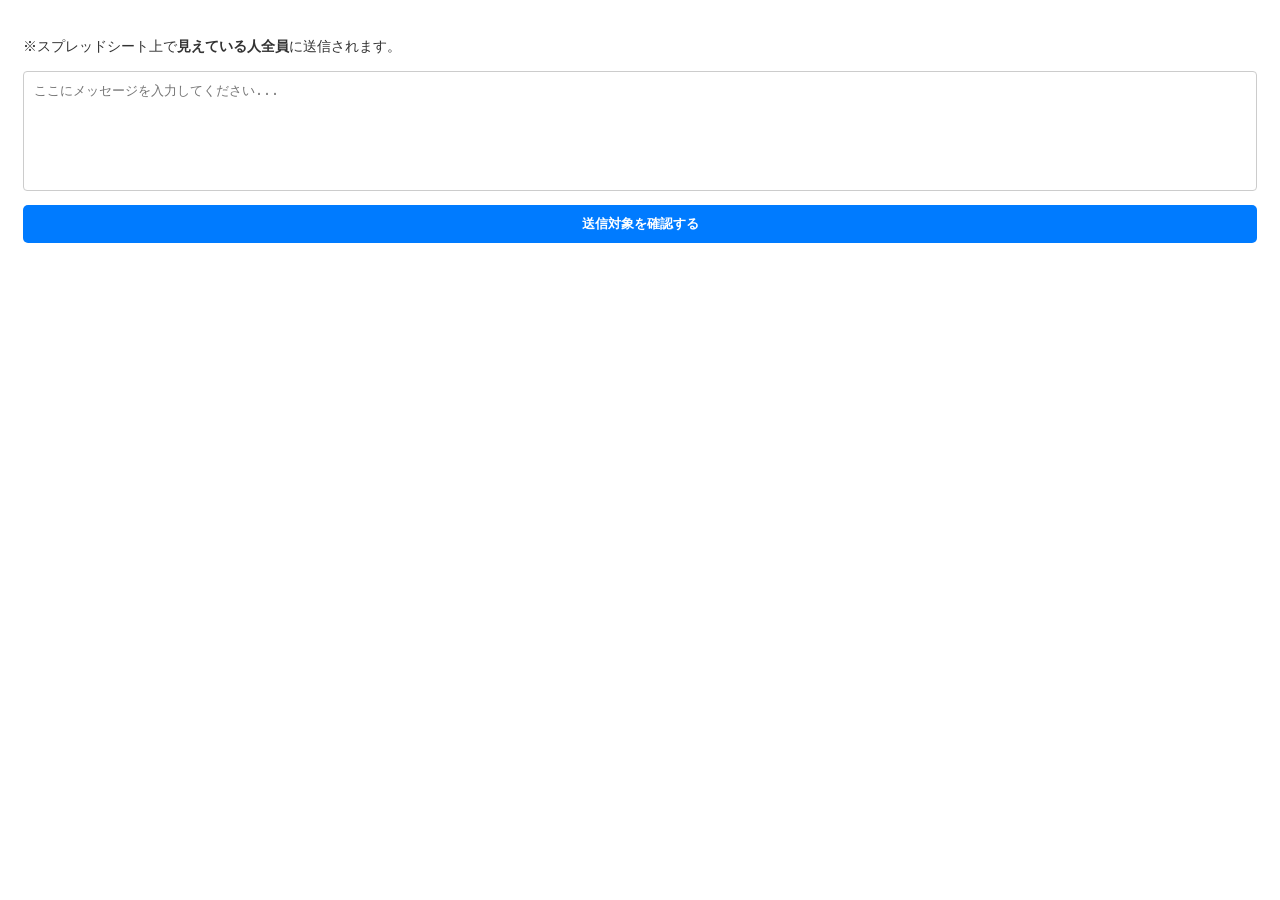
<file: GAS/bound-sample/dialog.html>
<!DOCTYPE html>
<html>
  <head>
    <base target="_top">
    <title>LINEメッセージ一斉送信</title>
    <style>
      body { font-family: sans-serif; padding: 15px; color: #333; }
      textarea { width: 100%; height: 120px; padding: 10px; box-sizing: border-box; resize: none; margin-bottom: 10px; border: 1px solid #ccc; border-radius: 4px; }
      .btn-container { display: flex; justify-content: space-between; margin-top: 15px; }
      button { padding: 10px 15px; border: none; border-radius: 5px; cursor: pointer; font-weight: bold; width: 48%; }
      #checkBtn { background-color: #007BFF; color: white; width: 100%; }
      #sendBtn { background-color: #06C755; color: white; display: none; }
      #cancelBtn { background-color: #ccc; color: black; display: none; }
      button:disabled { background-color: #999 !important; cursor: not-allowed; }
      #statusArea { background: #f8f9fa; padding: 10px; border-radius: 5px; margin-bottom: 15px; display: none; max-height: 120px; overflow-y: auto; font-size: 0.9em; border: 1px solid #ddd; }
      .alert { color: #d9534f; font-weight: bold; }
      .info { color: #007BFF; font-weight: bold; }
    </style>
  </head>
  <body>
    <div id="step1">
      <p style="font-size: 0.9em;">※スプレッドシート上で<strong>見えている人全員</strong>に送信されます。</p>
      <textarea id="messageBox" placeholder="ここにメッセージを入力してください..."></textarea>
      <button id="checkBtn" onclick="checkTargets()">送信対象を確認する</button>
    </div>

    <div id="statusArea"></div>

    <div class="btn-container">
      <button id="cancelBtn" onclick="resetForm()">戻る</button>
      <button id="sendBtn" onclick="send()">確定して送信する</button>
    </div>

    <script>
      let currentTargetIds = [];
      let currentTargetNames = [];

      function checkTargets() {
        const msg = document.getElementById('messageBox').value;
        if (!msg.trim()) {
          alert('メッセージを入力してください。');
          return;
        }

        const checkBtn = document.getElementById('checkBtn');
        const statusArea = document.getElementById('statusArea');

        checkBtn.disabled = true;
        checkBtn.innerText = '対象者を確認中...';
        statusArea.style.display = 'block';
        statusArea.innerHTML = '読み込み中...';

        google.script.run
          .withSuccessHandler(function (targets) {
            checkBtn.style.display = 'none';
            document.getElementById('messageBox').disabled = true;
            document.getElementById('sendBtn').style.display = 'block';
            document.getElementById('cancelBtn').style.display = 'block';

            currentTargetIds = targets.ids || [];
            currentTargetNames = targets.names || [];

            if ((targets.count || 0) === 0) {
              statusArea.innerHTML = "<span class='alert'>対象者が0人です。フィルタ設定を確認してください。</span>";
              document.getElementById('sendBtn').disabled = true;
            } else {
              document.getElementById('sendBtn').disabled = false;
              const nameList = currentTargetNames.slice(0, 20).join(', ');
              const more = currentTargetNames.length > 20 ? `...他${currentTargetNames.length - 20}名` : '';
              statusArea.innerHTML = `<span class='info'>送信対象: ${targets.count} 名</span><br><br><span style='color:#666;'>${nameList}${more}</span>`;
            }
          })
          .withFailureHandler(function (error) {
            statusArea.innerHTML = "<span class='alert'>エラー: " + error.message + "</span>";
            checkBtn.disabled = false;
            checkBtn.innerText = '送信対象を確認する';
          })
          .getTargetUsers();
      }

      function resetForm() {
        document.getElementById('checkBtn').style.display = 'block';
        document.getElementById('checkBtn').disabled = false;
        document.getElementById('checkBtn').innerText = '送信対象を確認する';
        document.getElementById('messageBox').disabled = false;
        document.getElementById('sendBtn').style.display = 'none';
        document.getElementById('cancelBtn').style.display = 'none';
        document.getElementById('statusArea').style.display = 'none';
        currentTargetIds = [];
        currentTargetNames = [];
      }

      function send() {
        const msg = document.getElementById('messageBox').value;
        const sendBtn = document.getElementById('sendBtn');
        const cancelBtn = document.getElementById('cancelBtn');
        const statusArea = document.getElementById('statusArea');

        if (!confirm('本当に送信を開始しますか？')) return;

        sendBtn.disabled = true;
        cancelBtn.disabled = true;
        sendBtn.innerText = '送信中...';

        google.script.run
          .withSuccessHandler(function (result) {
            statusArea.innerHTML = `<span style='color:green; font-weight:bold;'>${result}</span>`;
            setTimeout(() => { google.script.host.close(); }, 2000);
          })
          .withFailureHandler(function (error) {
            statusArea.innerHTML = "<span class='alert'>送信エラー: " + error.message + "</span>";
            sendBtn.disabled = false;
            cancelBtn.disabled = false;
            sendBtn.innerText = '確定して送信する';
          })
          .executeLineMessage(currentTargetIds, msg, currentTargetNames);
      }
    </script>
  </body>
</html>
</file>
